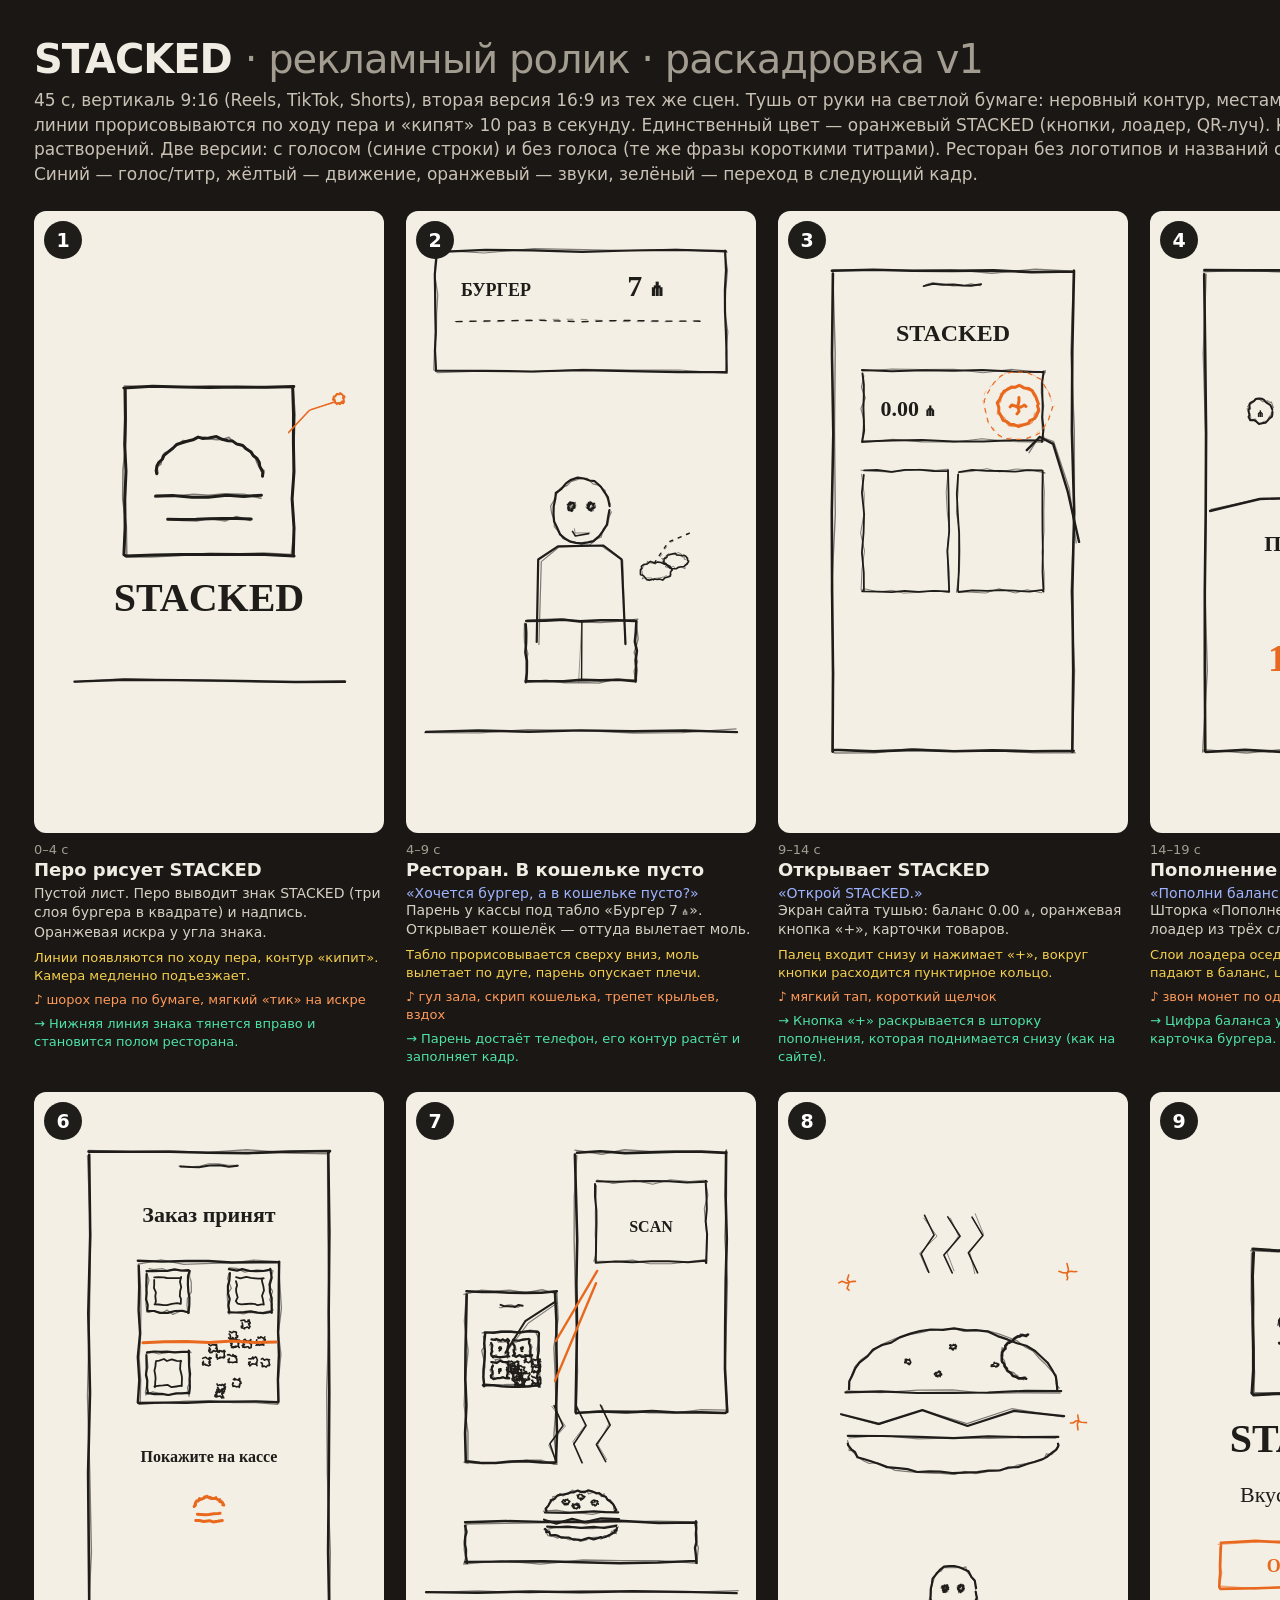
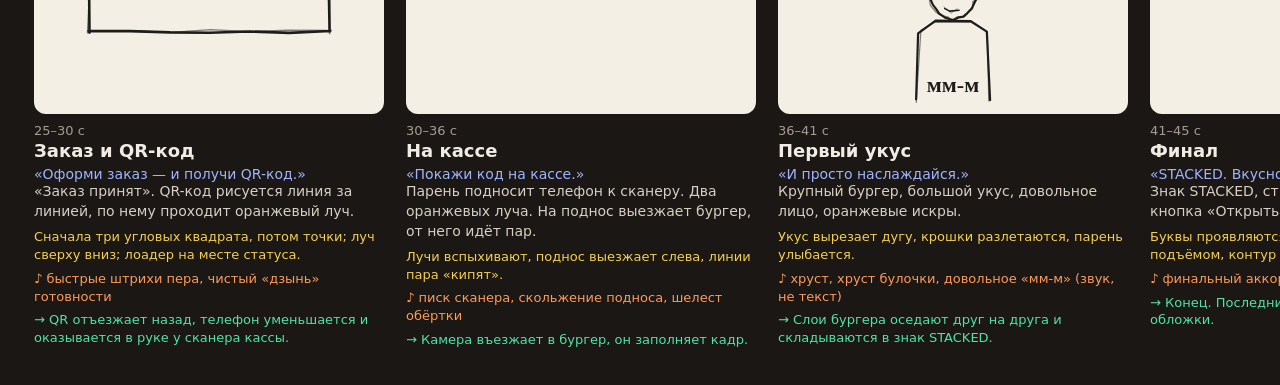
<file: marketing/staked-launch-film/storyboard.html>
<!doctype html><html lang="ru"><head><meta charset="utf-8"><title>STACKED · рекламный ролик · раскадровка</title>
<style>
*{box-sizing:border-box}html,body{margin:0;background:#1a1714;color:#f1ece3;font-family:system-ui,-apple-system,"Segoe UI",sans-serif}
.board{width:1920px;padding:36px 34px}h1{margin:0 0 6px;font-size:40px;font-weight:650;letter-spacing:-1px}h1 span{color:#a39c90;font-weight:400}
.sub{font-size:17px;color:#c9c1b4;margin-bottom:24px;max-width:1800px;line-height:1.45}
.grid{display:grid;grid-template-columns:repeat(5,350px);gap:26px 22px}
.frame{position:relative;width:350px;height:622px;border-radius:12px;overflow:hidden;background:#f4efe4}
.frame svg{position:absolute;inset:0;width:100%;height:100%}
.num{position:absolute;left:10px;top:10px;width:38px;height:38px;border-radius:50%;background:#1f1d1a;color:#fff;font-weight:700;font-size:19px;display:flex;align-items:center;justify-content:center;z-index:2}
.t{font-size:13px;color:#a39c90;margin-top:9px}.b{font-size:18px;font-weight:650;margin:2px 0 4px}
.vo{margin-top:5px;font-size:14px;color:#9fb4ff}.d{font-size:14px;color:#d6cfc3;line-height:1.42}
.mv{margin-top:6px;font-size:13px;color:#f5d04e;line-height:1.38}.sfx{margin-top:6px;font-size:13px;color:#ff9a5a;line-height:1.38}.tr{margin-top:6px;font-size:13px;color:#4fe3a6;line-height:1.38}
</style></head><body><div class="board">
<h1>STACKED <span>· рекламный ролик · раскадровка v1</span></h1>
<div class="sub">45 с, вертикаль 9:16 (Reels, TikTok, Shorts), вторая версия 16:9 из тех же сцен. Тушь от руки на светлой бумаге: неровный контур, местами двойная линия и разрывы, без заливок и штриховки, линии прорисовываются по ходу пера и «кипят» 10 раз в секунду. Единственный цвет — оранжевый STACKED (кнопки, лоадер, QR-луч). Каждый кадр перетекает в следующий формой, без склеек-растворений. Две версии: с голосом (синие строки) и без голоса (те же фразы короткими титрами). Ресторан без логотипов и названий сетей.<br>Синий — голос/титр, жёлтый — движение, оранжевый — звуки, зелёный — переход в следующий кадр.</div>
<div class="grid" id="g"></div></div>
<script>
// tiny ink sketcher: seeded jitter, double strokes, gaps
let seed=7;const R=()=>(seed=(seed*16807)%2147483647)/2147483647;
const J=(v,a=1.6)=>v+(R()-.5)*a*2;
function pl(pts,o={}){const w=o.w||2.2,c=o.c||'#1f1d1a';let s='';const pass=o.single?1:2;
 for(let k=0;k<pass;k++){let d='';pts.forEach(([x,y],i)=>{d+=(i?'L':'M')+J(x,k?2.4:1.2).toFixed(1)+' '+J(y,k?2.4:1.2).toFixed(1)});
  s+=`<path d="${d}" fill="none" stroke="${c}" stroke-width="${k?w*.55:w}" stroke-linecap="round" stroke-linejoin="round" opacity="${k?.55:1}" ${o.dash?'stroke-dasharray="'+o.dash+'"':''}/>`}return s}
const ln=(x1,y1,x2,y2,o)=>pl(seg(x1,y1,x2,y2),o);
function seg(x1,y1,x2,y2,n=6){return Array.from({length:n+1},(_,i)=>[x1+(x2-x1)*i/n,y1+(y2-y1)*i/n])}
const rc=(x,y,w,h,o)=>pl([...seg(x,y,x+w,y),...seg(x+w,y,x+w,y+h),...seg(x+w,y+h,x,y+h),...seg(x,y+h,x,y+3)],o);
function el(cx,cy,rx,ry,o={}){const a0=o.a0||0,a1=o.a1??6.1,n=28;return pl(Array.from({length:n+1},(_,i)=>{const a=a0+(a1-a0)*i/n;return[cx+Math.cos(a)*rx,cy+Math.sin(a)*ry]}),o)}
const tx=(x,y,s,size=22,o={})=>`<text x="${x}" y="${y}" font-family="'Comic Neue','Segoe Print','Bradley Hand',cursive" font-size="${size}" fill="${o.c||'#1f1d1a'}" text-anchor="${o.a||'middle'}" font-weight="${o.wt||700}">${s}</text>`;
const OR='#e8681e';
function person(x,y,s=1,o={}){ // simple ink figure from head to hips
 return el(x,y,26*s,30*s)+pl([[x-8*s,y+18*s],[x-4*s,y+22*s],[x+6*s,y+20*s]],{w:1.6})+el(x-9*s,y-4*s,2.5*s,3*s,{w:2})+el(x+9*s,y-4*s,2.5*s,3*s,{w:2})
 +pl([[x-40*s,y+120*s],[x-38*s,y+45*s],[x-20*s,y+32*s],[x+20*s,y+32*s],[x+38*s,y+45*s],[x+40*s,y+120*s]])+(o.arm||'')}
function phone(x,y,w,h){return rc(x,y,w,h,{w:2.6})+ln(x+w*.38,y+14,x+w*.62,y+14,{w:2})}
function burger(cx,cy,s=1,c){c=c||'#1f1d1a';return el(cx,cy,70*s,42*s,{a0:3.2,a1:6.25,c})+ln(cx-72*s,cy,cx+72*s,cy,{c})+pl([[cx-74*s,cy+14*s],[cx-50*s,cy+22*s],[cx-20*s,cy+12*s],[cx+10*s,cy+22*s],[cx+40*s,cy+12*s],[cx+74*s,cy+16*s]],{c})+ln(cx-70*s,cy+30*s,cx+70*s,cy+30*s,{c})+el(cx,cy+34*s,70*s,20*s,{a0:0,a1:3.14,c})+[[-30,-20],[0,-30],[28,-18],[-10,-12]].map(([a,b])=>el(cx+a*s,cy+b*s,3,2,{w:1.5,single:1,c})).join('')}
function steam(cx,cy){return [ -24,0,24].map(d=>pl([[cx+d,cy],[cx+d-8,cy-18],[cx+d+6,cy-36],[cx+d-4,cy-56]],{w:1.6})).join('')}
function qr(x,y,s,c='#1f1d1a'){let o=rc(x,y,s,s,{w:2.4,c});[[0,0],[1,0],[0,1]].forEach(([a,b])=>{const q=s*.3;o+=rc(x+8+a*(s-16-q),y+8+b*(s-16-q),q,q,{w:2.2,c})+rc(x+16+a*(s-16-q),y+16+b*(s-16-q),q-16,q-16,{w:1.8,c,single:1})});for(let i=0;i<14;i++){const px=x+s*.42+R()*s*.5,py=y+s*.42+R()*s*.5;o+=rc(px,py,7,7,{w:1.6,c,single:1})}return o}
function logo(cx,cy,s=1,c='#1f1d1a'){return rc(cx-60*s,cy-60*s,120*s,120*s,{w:3,c})+el(cx,cy+4*s,38*s,28*s,{a0:3.2,a1:6.25,c,w:3})+ln(cx-38*s,cy+18*s,cx+38*s,cy+18*s,{c,w:3})+ln(cx-30*s,cy+34*s,cx+30*s,cy+34*s,{c,w:3})}
function loader(cx,cy,c=OR){return el(cx,cy-6,14,9,{a0:3.2,a1:6.25,c,w:3,single:1})+ln(cx-12,cy+2,cx+12,cy+2,{c,w:3,single:1})+ln(cx-14,cy+9,cx+14,cy+9,{c,w:3,single:1})}
const F=[];
// 1 logo
F.push(logo(175,260,1.4)+pl([[40,470],[90,468],[175,470],[260,472],[310,470]],{w:2.4})+tx(175,400,'STACKED',40)+pl([[255,222],[275,200],[300,190]],{w:1.5,c:OR})+el(305,188,5,5,{c:OR,w:2,single:1}));
// 2 restaurant, empty wallet
F.push(rc(30,40,290,120,{w:2.2})+tx(90,85,'БУРГЕР',18)+tx(240,85,'7 ₼',30)+ln(50,110,300,110,{w:1.4,dash:'6 8'})+person(175,300,1.1)+rc(120,410,110,60,{w:2.6})+pl([[175,410],[175,470]],{w:1.4})+el(250,360,16,9,{w:1.6})+el(270,350,12,7,{w:1.6})+pl([[248,352],[262,332],[284,322]],{w:1.4,dash:'3 6'})+ln(20,520,330,520,{w:2.4}));
// 3 phone, tap top up
F.push(phone(55,60,240,480)+tx(175,130,'STACKED',24)+rc(85,160,180,70,{w:2})+tx(130,205,'0.00 ₼',22)+el(240,195,20,20,{c:OR,w:3})+ln(232,195,248,195,{c:OR,w:3,single:1})+ln(240,187,240,203,{c:OR,w:3,single:1})+rc(85,260,85,120,{w:1.8})+rc(180,260,85,120,{w:1.8})+pl([[250,240],[262,226],[276,232],[290,280],[300,330]],{w:2.4})+el(240,195,34,34,{w:1.2,dash:'4 6',c:OR}));
// 4 top-up sheet, loader, balance 10
F.push(phone(55,60,240,480)+pl([[60,300],[110,288],[175,286],[240,288],[290,300]],{w:2.4})+tx(175,340,'Пополнение',22)+loader(175,395)+tx(175,460,'10.00 ₼',38,{c:OR})+pl([[150,250],[175,226],[200,250]],{w:2,c:OR})+[[110,200],[240,180],[200,140]].map(([a,b])=>el(a,b,12,12,{w:2})+tx(a,b+6,'₼',14)).join(''));
// 5 shop card, price, genie to cart
F.push(phone(55,60,240,480)+rc(85,110,180,250,{w:2.2})+burger(175,190,.8)+tx(130,300,'7 ₼',20)+ln(110,294,150,290,{c:OR,w:2.6,single:1})+tx(215,305,'2.99 ₼',28,{c:OR})+rc(100,320,150,30,{c:OR,w:2.6})+tx(175,342,'В корзину',16,{c:OR})+pl([[200,320],[230,390],[245,450],[250,500]],{w:1.4,dash:'4 6'})+pl([[226,490],[240,470],[262,470],[270,490]],{w:2})+rc(232,498,38,18,{w:2}));
// 6 order -> QR draws
F.push(phone(55,60,240,480)+tx(175,130,'Заказ принят',22)+qr(105,170,140)+ln(108,250,242,250,{c:OR,w:3,single:1})+tx(175,370,'Покажите на кассе',16)+loader(175,420));
// 7 kiosk scan
F.push(rc(170,60,150,260,{w:2.6})+rc(190,90,110,80,{w:2})+tx(245,140,'SCAN',16)+pl([[150,210],[120,230],[100,260]],{w:2})+phone(60,200,90,170)+qr(78,240,54)+pl([[150,250],[190,180]],{c:OR,w:2.4,single:1})+pl([[150,290],[190,190]],{c:OR,w:2.4,single:1})+rc(60,430,230,40,{w:2.4})+burger(175,420,.5)+steam(175,370)+ln(20,500,330,500,{w:2.4}));
// 8 bite
F.push(burger(175,300,1.5)+el(250,265,26,22,{a0:1.6,a1:4.7,w:2.6})+steam(175,180)+person(175,500,.9)+tx(175,600,'мм-м',22)+[[70,190],[290,180],[300,330]].map(([a,b])=>ln(a-8,b,a+8,b,{w:1.6,c:OR,single:1})+ln(a,b-8,a,b+8,{w:1.6,c:OR,single:1})).join(''));
// 9 end card
F.push(logo(175,230,1.2,'#1f1d1a')+tx(175,360,'STACKED',40)+tx(175,410,'Вкусно и дешевле',22,{wt:400})+rc(70,450,210,46,{c:OR,w:2.6})+tx(175,480,'Открыть сайт',18,{c:OR})+tx(175,540,'@stackdbaku',16,{wt:400}));
// [time, title, VO, description, motion, sfx, transition]
const S=[
['0–4 с','Перо рисует STACKED','—','Пустой лист. Перо выводит знак STACKED (три слоя бургера в квадрате) и надпись. Оранжевая искра у угла знака.','Линии появляются по ходу пера, контур «кипит». Камера медленно подъезжает.','шорох пера по бумаге, мягкий «тик» на искре','Нижняя линия знака тянется вправо и становится полом ресторана.'],
['4–9 с','Ресторан. В кошельке пусто','«Хочется бургер, а в кошельке пусто?»','Парень у кассы под табло «Бургер 7 ₼». Открывает кошелёк — оттуда вылетает моль.','Табло прорисовывается сверху вниз, моль вылетает по дуге, парень опускает плечи.','гул зала, скрип кошелька, трепет крыльев, вздох','Парень достаёт телефон, его контур растёт и заполняет кадр.'],
['9–14 с','Открывает STACKED','«Открой STACKED.»','Экран сайта тушью: баланс 0.00 ₼, оранжевая кнопка «+», карточки товаров.','Палец входит снизу и нажимает «+», вокруг кнопки расходится пунктирное кольцо.','мягкий тап, короткий щелчок','Кнопка «+» раскрывается в шторку пополнения, которая поднимается снизу (как на сайте).'],
['14–19 с','Пополнение','«Пополни баланс за пару минут.»','Шторка «Пополнение», маленький оранжевый лоадер из трёх слоёв, потом баланс 10.00 ₼.','Слои лоадера оседают друг на друга, монеты падают в баланс, цифры считаются от 0 до 10.','звон монет по одной, лёгкий «динь» на 10.00','Цифра баланса уезжает вверх, снизу въезжает карточка бургера.'],
['19–25 с','Бургер дешевле, чем на кассе','«Тот же бургер — дешевле, чем на кассе.»','Карточка бургера: 7 ₼ зачёркнуто оранжевым, 2.99 ₼. Кнопка «В корзину».','Тап — фото карточки сжимается «джинном» и летит в иконку корзины, корзина подпрыгивает.','вжух полёта, «поп» на посадке','Иконка корзины раскрывается в экран оформленного заказа.'],
['25–30 с','Заказ и QR-код','«Оформи заказ — и получи QR-код.»','«Заказ принят». QR-код рисуется линия за линией, по нему проходит оранжевый луч.','Сначала три угловых квадрата, потом точки; луч сверху вниз; лоадер на месте статуса.','быстрые штрихи пера, чистый «дзынь» готовности','QR отъезжает назад, телефон уменьшается и оказывается в руке у сканера кассы.'],
['30–36 с','На кассе','«Покажи код на кассе.»','Парень подносит телефон к сканеру. Два оранжевых луча. На поднос выезжает бургер, от него идёт пар.','Лучи вспыхивают, поднос выезжает слева, линии пара «кипят».','писк сканера, скольжение подноса, шелест обёртки','Камера въезжает в бургер, он заполняет кадр.'],
['36–41 с','Первый укус','«И просто наслаждайся.»','Крупный бургер, большой укус, довольное лицо, оранжевые искры.','Укус вырезает дугу, крошки разлетаются, парень улыбается.','хруст, хруст булочки, довольное «мм-м» (звук, не текст)','Слои бургера оседают друг на друга и складываются в знак STACKED.'],
['41–45 с','Финал','«STACKED. Вкусно и дешевле.»','Знак STACKED, строка «Вкусно и дешевле», кнопка «Открыть сайт», @stackdbaku.','Буквы проявляются из размытия с лёгким подъёмом, контур продолжает «кипеть».','финальный аккорд, мягкий удар','Конец. Последний кадр держится 1,5 с для обложки.']];
document.getElementById('g').innerHTML=S.map(([t,b,vo,d,mv,sfx,tr],i)=>`<div><div class="frame"><div class="num">${i+1}</div><svg viewBox="0 0 350 622">${F[i]}</svg></div><div class="t">${t}</div><div class="b">${b}</div>${vo!=='—'?`<div class="vo">${vo}</div>`:''}<div class="d">${d}</div><div class="mv">${mv}</div><div class="sfx">♪ ${sfx}</div><div class="tr">→ ${tr}</div></div>`).join('');
</script></body></html>
</file>
